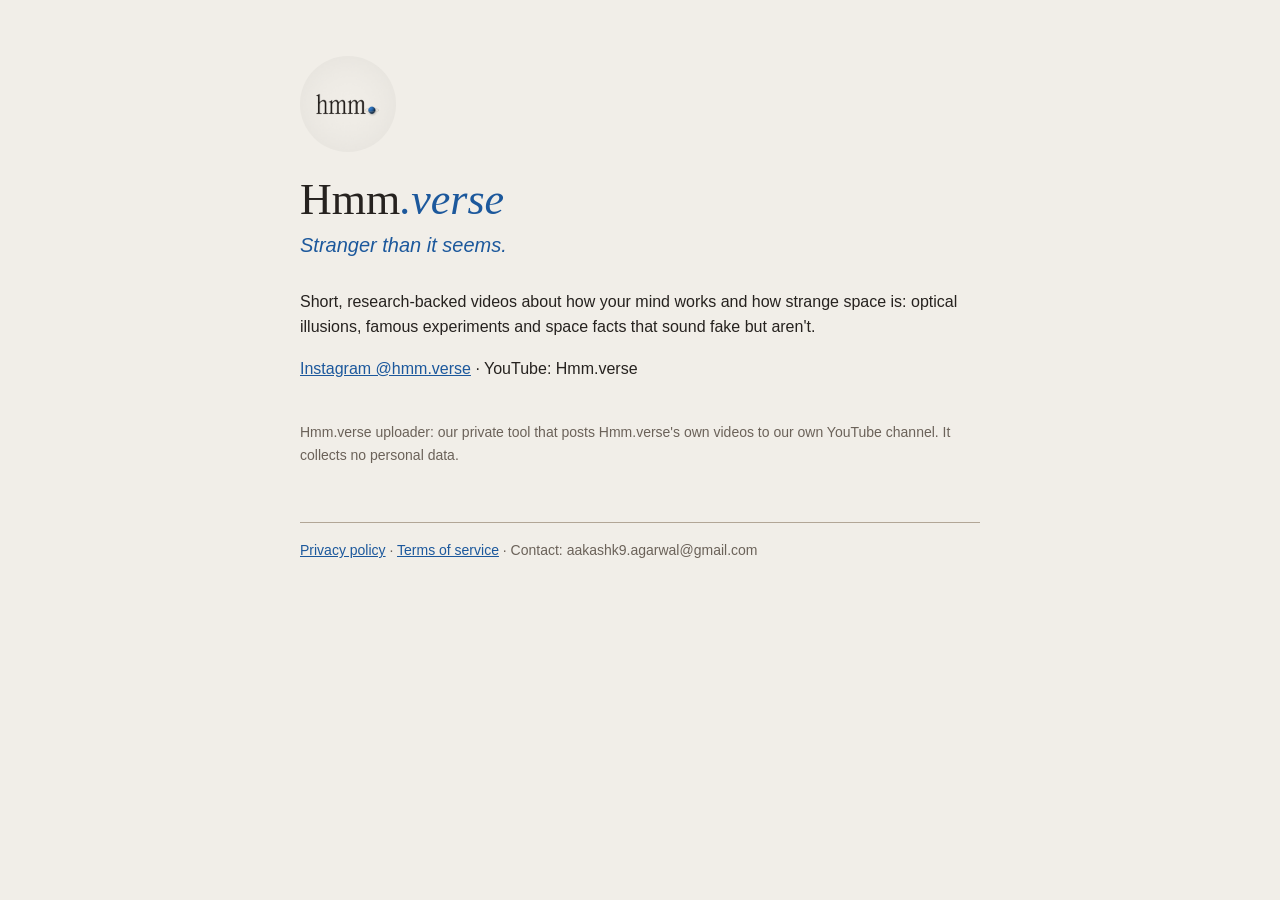
<file: index.html>
<!DOCTYPE html>
<html lang="en"><head><meta charset="utf-8"><meta name="viewport" content="width=device-width,initial-scale=1">
<title>Hmm.verse · Hmm.verse uploader</title><meta name="description" content="Hmm.verse: short videos about psychology and space. Stranger than it seems.">
<link rel="stylesheet" href="style.css"></head><body><main>
<img class="logo" src="logo.png" alt="Hmm.verse logo">
<h1>Hmm<em>.verse</em></h1>
<p class="tag">Stranger than it seems.</p>
<p>Short, research-backed videos about how your mind works and how strange space is: optical illusions, famous experiments and space facts that sound fake but aren't.</p>
<p><a href="https://www.instagram.com/hmm.verse/">Instagram @hmm.verse</a> · YouTube: Hmm.verse</p>
<p class="small">Hmm.verse uploader: our private tool that posts Hmm.verse's own videos to our own YouTube channel. It collects no personal data.</p>
<footer><a href="privacy.html">Privacy policy</a> · <a href="terms.html">Terms of service</a> · Contact: aakashk9.agarwal@gmail.com</footer>
</main></body></html>
</file>
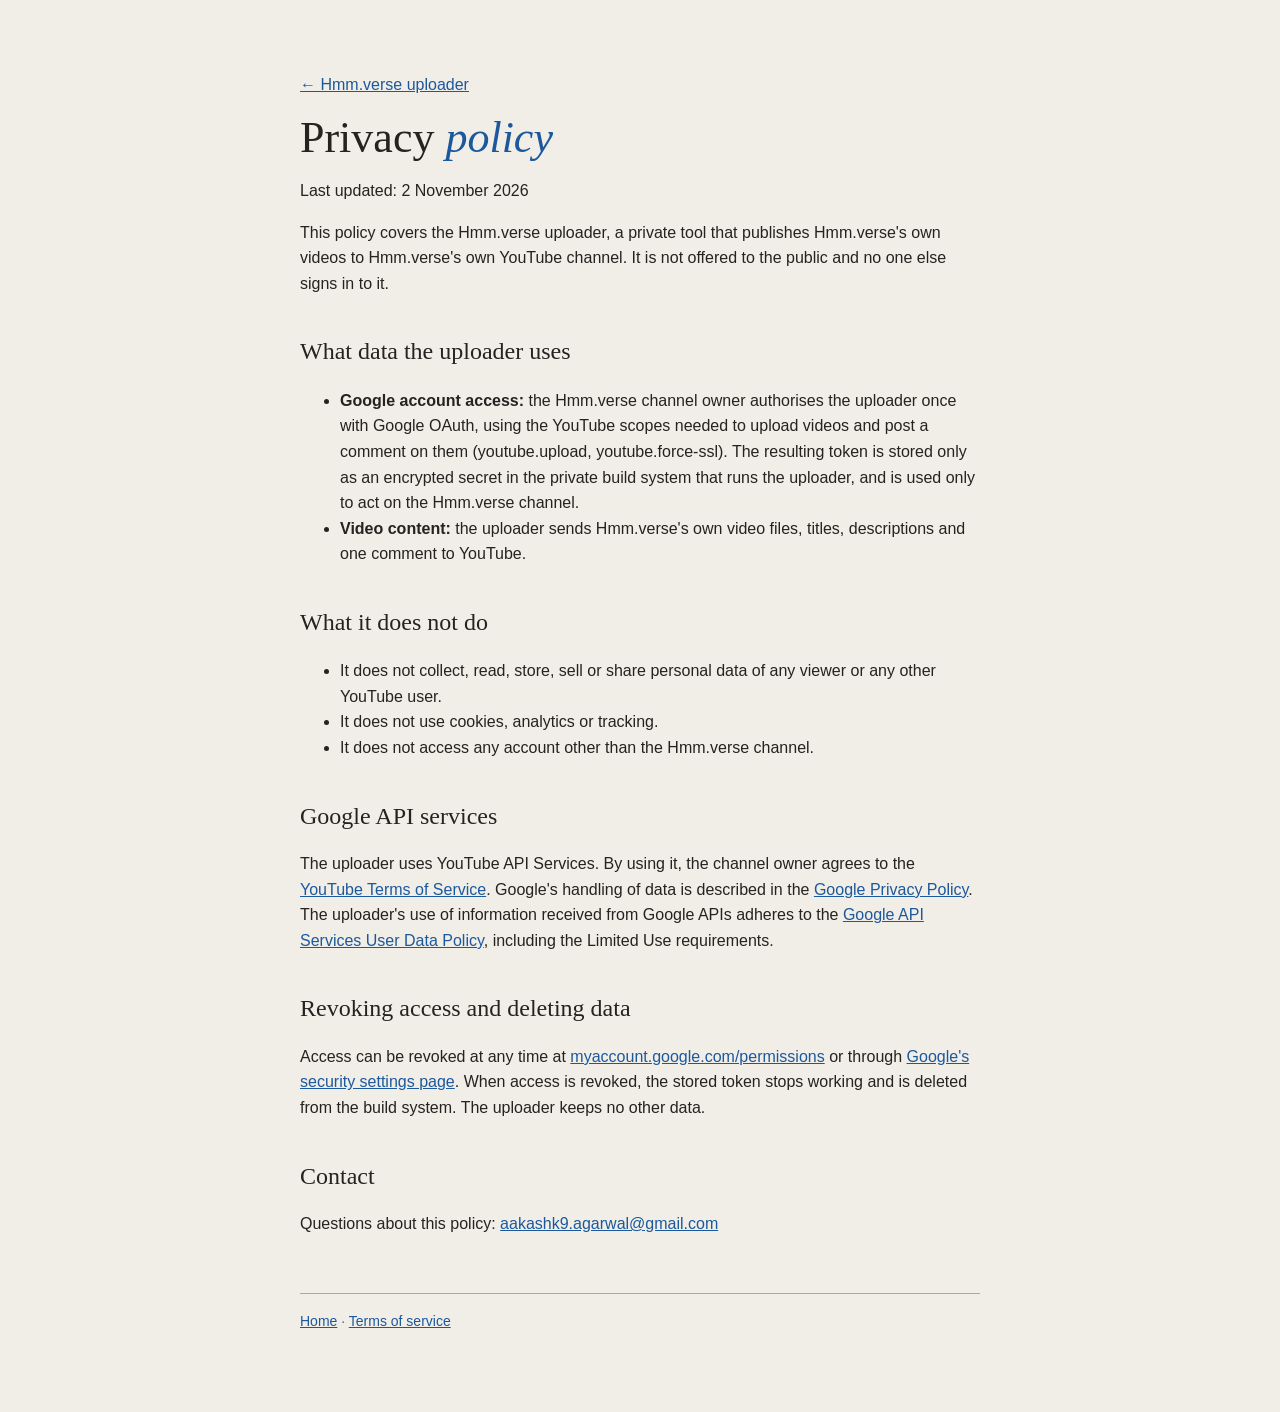
<file: privacy.html>
<!DOCTYPE html>
<html lang="en"><head><meta charset="utf-8"><meta name="viewport" content="width=device-width,initial-scale=1">
<title>Privacy policy · Hmm.verse uploader</title><link rel="stylesheet" href="style.css"></head><body><main>
<p><a href="index.html">← Hmm.verse uploader</a></p>
<h1>Privacy <em>policy</em></h1>
<p>Last updated: 2 November 2026</p>
<p>This policy covers the Hmm.verse uploader, a private tool that publishes Hmm.verse's own videos to Hmm.verse's own YouTube channel. It is not offered to the public and no one else signs in to it.</p>
<h2>What data the uploader uses</h2>
<ul>
<li><strong>Google account access:</strong> the Hmm.verse channel owner authorises the uploader once with Google OAuth, using the YouTube scopes needed to upload videos and post a comment on them (youtube.upload, youtube.force-ssl). The resulting token is stored only as an encrypted secret in the private build system that runs the uploader, and is used only to act on the Hmm.verse channel.</li>
<li><strong>Video content:</strong> the uploader sends Hmm.verse's own video files, titles, descriptions and one comment to YouTube.</li>
</ul>
<h2>What it does not do</h2>
<ul>
<li>It does not collect, read, store, sell or share personal data of any viewer or any other YouTube user.</li>
<li>It does not use cookies, analytics or tracking.</li>
<li>It does not access any account other than the Hmm.verse channel.</li>
</ul>
<h2>Google API services</h2>
<p>The uploader uses YouTube API Services. By using it, the channel owner agrees to the <a href="https://www.youtube.com/t/terms">YouTube Terms of Service</a>. Google's handling of data is described in the <a href="https://policies.google.com/privacy">Google Privacy Policy</a>. The uploader's use of information received from Google APIs adheres to the <a href="https://developers.google.com/terms/api-services-user-data-policy">Google API Services User Data Policy</a>, including the Limited Use requirements.</p>
<h2>Revoking access and deleting data</h2>
<p>Access can be revoked at any time at <a href="https://myaccount.google.com/permissions">myaccount.google.com/permissions</a> or through <a href="https://security.google.com/settings/security/permissions">Google's security settings page</a>. When access is revoked, the stored token stops working and is deleted from the build system. The uploader keeps no other data.</p>
<h2>Contact</h2>
<p>Questions about this policy: <a href="mailto:aakashk9.agarwal@gmail.com">aakashk9.agarwal@gmail.com</a></p>
<footer><a href="index.html">Home</a> · <a href="terms.html">Terms of service</a></footer>
</main></body></html>
</file>
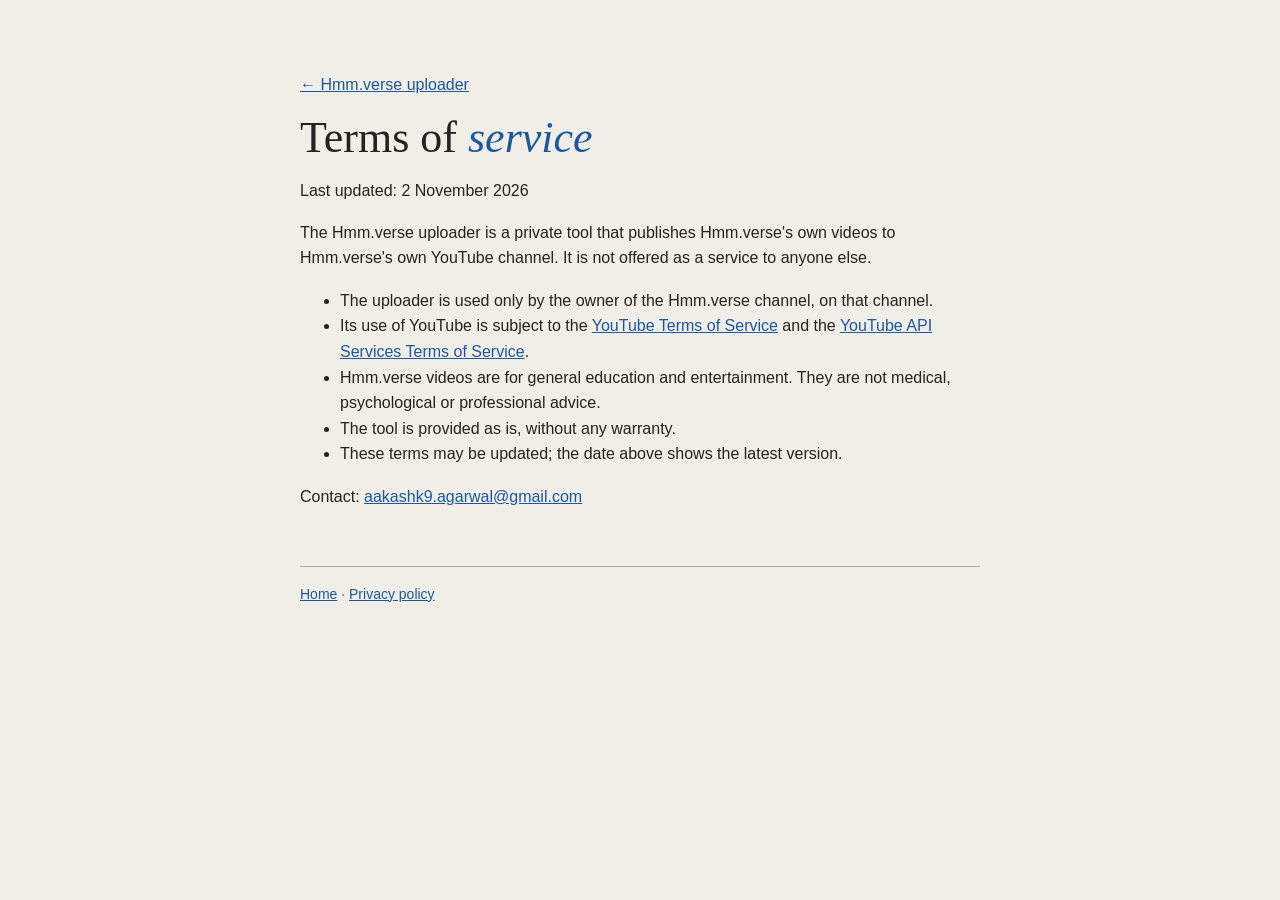
<file: terms.html>
<!DOCTYPE html>
<html lang="en"><head><meta charset="utf-8"><meta name="viewport" content="width=device-width,initial-scale=1">
<title>Terms of service · Hmm.verse uploader</title><link rel="stylesheet" href="style.css"></head><body><main>
<p><a href="index.html">← Hmm.verse uploader</a></p>
<h1>Terms of <em>service</em></h1>
<p>Last updated: 2 November 2026</p>
<p>The Hmm.verse uploader is a private tool that publishes Hmm.verse's own videos to Hmm.verse's own YouTube channel. It is not offered as a service to anyone else.</p>
<ul>
<li>The uploader is used only by the owner of the Hmm.verse channel, on that channel.</li>
<li>Its use of YouTube is subject to the <a href="https://www.youtube.com/t/terms">YouTube Terms of Service</a> and the <a href="https://developers.google.com/youtube/terms/api-services-terms-of-service">YouTube API Services Terms of Service</a>.</li>
<li>Hmm.verse videos are for general education and entertainment. They are not medical, psychological or professional advice.</li>
<li>The tool is provided as is, without any warranty.</li>
<li>These terms may be updated; the date above shows the latest version.</li>
</ul>
<p>Contact: <a href="mailto:aakashk9.agarwal@gmail.com">aakashk9.agarwal@gmail.com</a></p>
<footer><a href="index.html">Home</a> · <a href="privacy.html">Privacy policy</a></footer>
</main></body></html>
</file>
<file: style.css>
body{margin:0;background:#F1EEE8;color:#26221F;font:17px/1.6 Georgia,"Times New Roman",serif}
main{max-width:680px;margin:0 auto;padding:56px 24px 80px}
h1{font-weight:400;font-size:44px;line-height:1.1;margin:16px 0 4px}
h1 em,h2 em{color:#1C589C}
h2{font-weight:400;font-size:24px;margin:36px 0 8px}
p,li{font-family:-apple-system,"Segoe UI",Inter,Arial,sans-serif;font-size:16px}
.tag{color:#1C589C;font-style:italic;font-size:20px;margin:0 0 28px}
a{color:#1C589C}
img.logo{width:96px;height:96px;border-radius:50%}
footer{margin-top:56px;border-top:1px solid #B2A696;padding-top:16px;font-family:Arial,sans-serif;font-size:14px;color:#6b6259}
.small{font-size:14px;color:#6b6259;margin-top:40px}
</file>
